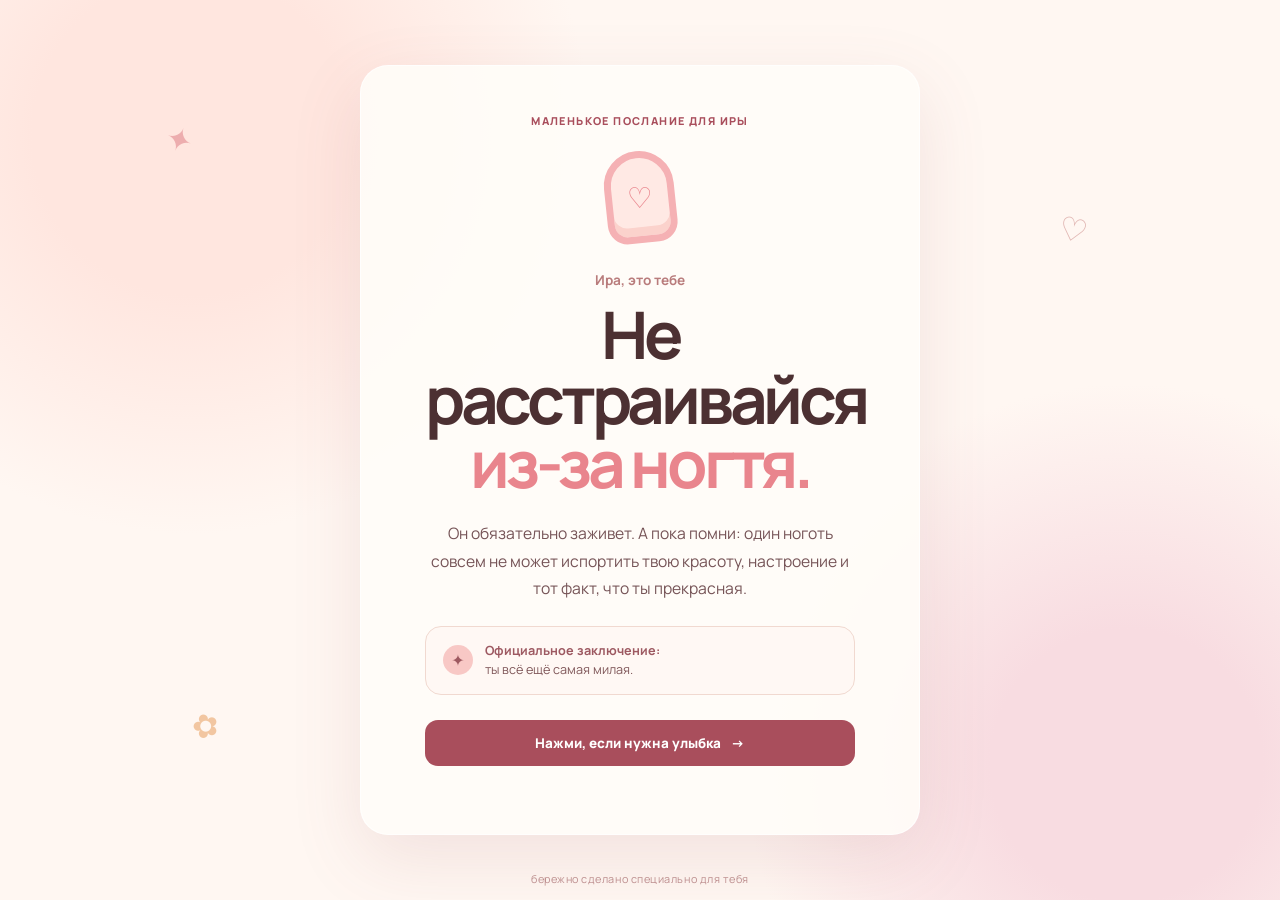
<file: index.html>
<!doctype html>
<html lang="ru">
  <head>
    <meta charset="UTF-8" />
    <meta name="viewport" content="width=device-width, initial-scale=1" />
    <meta name="theme-color" content="#fff7f2" />
    <title>Для Иры 🤍</title>
    <link rel="preconnect" href="https://fonts.googleapis.com" />
    <link rel="preconnect" href="https://fonts.gstatic.com" crossorigin />
    <link href="https://fonts.googleapis.com/css2?family=Manrope:wght@400;500;600;700;800&family=Pacifico&display=swap" rel="stylesheet" />
    <link rel="stylesheet" href="style.css" />
  </head>
  <body>
    <main class="page">
      <div class="confetti confetti-one" aria-hidden="true">✦</div>
      <div class="confetti confetti-two" aria-hidden="true">♡</div>
      <div class="confetti confetti-three" aria-hidden="true">✿</div>

      <section class="card" aria-labelledby="title">
        <div class="badge">маленькое послание для Иры</div>
        <div class="nail" aria-hidden="true"><span>♡</span></div>
        <p class="hello">Ира, это тебе</p>
        <h1 id="title">Не расстраивайся<br /><em>из-за ногтя.</em></h1>
        <p class="message">Он обязательно заживет. А пока помни: один ноготь совсем не может испортить твою красоту, настроение и тот факт, что ты прекрасная.</p>

        <div class="reassurance" role="note">
          <span class="reassurance-icon">✦</span>
          <p><strong>Официальное заключение:</strong><br />ты всё ещё самая милая.</p>
        </div>

        <button class="button" type="button" id="cheer-button">Нажми, если нужна улыбка <span aria-hidden="true">→</span></button>
        <p class="reply" id="reply" aria-live="polite"></p>
      </section>

      <p class="footer">бережно сделано специально для тебя</p>
    </main>
    <script src="script.js"></script>
  </body>
</html>
</file>
<file: style.css>
:root {
  color: #4c3032;
  background: #fff7f2;
  font-family: Manrope, system-ui, sans-serif;
  font-synthesis: none;
  --pink: #e9858d;
  --dark-pink: #a94e5c;
  --cream: #fffdf9;
  --line: #f1d9d0;
}

* { box-sizing: border-box; }
body { margin: 0; min-width: 320px; }
button { font: inherit; }

.page {
  position: relative;
  display: grid;
  min-height: 100vh;
  place-items: center;
  overflow: hidden;
  padding: 32px 18px;
  background: radial-gradient(circle at 15% 15%, #ffe6df 0 12%, transparent 30%), radial-gradient(circle at 88% 85%, #f8dce1 0 10%, transparent 28%), #fff7f2;
}

.card {
  position: relative;
  z-index: 1;
  width: min(100%, 560px);
  padding: 42px clamp(24px, 7vw, 64px) 38px;
  border: 1px solid rgb(255 255 255 / 80%);
  border-radius: 28px;
  background: rgb(255 253 249 / 88%);
  box-shadow: 0 24px 70px rgb(153 88 91 / 13%);
  text-align: center;
}

.badge { display: inline-block; margin-bottom: 23px; color: var(--dark-pink); font-size: .68rem; font-weight: 800; letter-spacing: .13em; text-transform: uppercase; }
.hello { margin: 0 0 13px; color: #b97c7c; font-size: .85rem; font-weight: 700; }
h1 { margin: 0; font-size: clamp(2.2rem, 8vw, 4.1rem); letter-spacing: -.065em; line-height: .98; }
h1 em { color: var(--pink); font-style: normal; }
.message { max-width: 420px; margin: 25px auto 23px; color: #765457; font-size: .98rem; line-height: 1.75; }

.nail { display: grid; width: 70px; height: 92px; margin: 0 auto 28px; place-items: center; border: 7px solid #f5b1b4; border-radius: 42px 42px 24px 24px; background: #ffe9e4; box-shadow: inset 0 -9px 0 #fbd2cc; transform: rotate(-6deg); }
.nail span { color: #e9858d; font-size: 1.8rem; transform: rotate(6deg); }

.reassurance { display: flex; align-items: center; gap: 12px; margin: 0 auto 25px; padding: 14px 17px; border: 1px solid var(--line); border-radius: 16px; background: #fff8f4; text-align: left; }
.reassurance-icon { display: grid; flex: 0 0 30px; width: 30px; height: 30px; place-items: center; border-radius: 50%; background: #f8c8c5; color: #9e5960; }
.reassurance p { margin: 0; color: #80585a; font-size: .79rem; line-height: 1.55; }
.reassurance strong { color: #9d5961; }

.button { width: 100%; padding: 14px 18px; border: 0; border-radius: 13px; background: var(--dark-pink); color: white; cursor: pointer; font-size: .84rem; font-weight: 800; transition: transform .18s ease, background .18s ease; }
.button:hover { background: #8e3f4d; transform: translateY(-2px); }
.button:focus-visible { outline: 3px solid #f1aeb0; outline-offset: 3px; }
.button span { display: inline-block; margin-left: 7px; transition: transform .18s ease; }
.button:hover span { transform: translateX(4px); }
.reply { min-height: 1.3em; margin: 13px 0 0; color: var(--dark-pink); font-size: .82rem; font-weight: 700; }
.footer { position: absolute; bottom: 14px; margin: 0; color: #bf9291; font-size: .68rem; letter-spacing: .05em; }
.confetti { position: absolute; color: #e9a0a3; font-size: 2rem; opacity: .8; }
.confetti-one { top: 13%; left: 13%; transform: rotate(20deg); }
.confetti-two { top: 23%; right: 15%; color: #d9a5a2; transform: rotate(14deg); }
.confetti-three { bottom: 17%; left: 15%; color: #efbb8d; transform: rotate(-18deg); }

@media (max-width: 520px) {
  .page { padding: 18px 14px 42px; }
  .card { padding: 34px 21px 30px; border-radius: 22px; }
  .confetti { display: none; }
  .message { font-size: .9rem; }
}

@media (prefers-reduced-motion: reduce) {
  *, *::before, *::after { scroll-behavior: auto !important; transition-duration: .01ms !important; }
}
</file>
<file: site/style.css>
:root{color:#4c3032;background:#fff7f2;font-family:Manrope,system-ui,sans-serif;font-synthesis:none;--pink:#e9858d;--dark-pink:#a94e5c;--line:#f1d9d0}*{box-sizing:border-box}body{margin:0;min-width:320px}.button{font:inherit}.page{position:relative;display:grid;min-height:100vh;place-items:center;overflow:hidden;padding:32px 18px;background:radial-gradient(circle at 15% 15%,#ffe6df 0 12%,transparent 30%),radial-gradient(circle at 88% 85%,#f8dce1 0 10%,transparent 28%),#fff7f2}.card{position:relative;z-index:1;width:min(100%,560px);padding:42px clamp(24px,7vw,64px) 38px;border:1px solid rgb(255 255 255/.8);border-radius:28px;background:rgb(255 253 249/.88);box-shadow:0 24px 70px rgb(153 88 91/.13);text-align:center}.badge{display:inline-block;margin-bottom:23px;color:var(--dark-pink);font-size:.68rem;font-weight:800;letter-spacing:.13em;text-transform:uppercase}.hello{margin:0 0 13px;color:#b97c7c;font-size:.85rem;font-weight:700}h1{margin:0;font-size:clamp(2.2rem,8vw,4.1rem);letter-spacing:-.065em;line-height:.98}h1 em{color:var(--pink);font-style:normal}.message{max-width:420px;margin:25px auto 23px;color:#765457;font-size:.98rem;line-height:1.75}.nail{display:grid;width:70px;height:92px;margin:0 auto 28px;place-items:center;border:7px solid #f5b1b4;border-radius:42px 42px 24px 24px;background:#ffe9e4;box-shadow:inset 0 -9px 0 #fbd2cc;transform:rotate(-6deg)}.nail span{color:#e9858d;font-size:1.8rem;transform:rotate(6deg)}.reassurance{display:flex;align-items:center;gap:12px;margin:0 auto 25px;padding:14px 17px;border:1px solid var(--line);border-radius:16px;background:#fff8f4;text-align:left}.reassurance-icon{display:grid;flex:0 0 30px;width:30px;height:30px;place-items:center;border-radius:50%;background:#f8c8c5;color:#9e5960}.reassurance p{margin:0;color:#80585a;font-size:.79rem;line-height:1.55}.reassurance strong{color:#9d5961}.button{width:100%;padding:14px 18px;border:0;border-radius:13px;background:var(--dark-pink);color:white;cursor:pointer;font-size:.84rem;font-weight:800;transition:transform .18s ease,background .18s ease}.button:hover{background:#8e3f4d;transform:translateY(-2px)}.button:focus-visible{outline:3px solid #f1aeb0;outline-offset:3px}.button span{display:inline-block;margin-left:7px;transition:transform .18s ease}.button:hover span{transform:translateX(4px)}.reply{min-height:1.3em;margin:13px 0 0;color:var(--dark-pink);font-size:.82rem;font-weight:700}.footer{position:absolute;bottom:14px;margin:0;color:#bf9291;font-size:.68rem;letter-spacing:.05em}.confetti{position:absolute;color:#e9a0a3;font-size:2rem;opacity:.8}.confetti-one{top:13%;left:13%;transform:rotate(20deg)}.confetti-two{top:23%;right:15%;color:#d9a5a2;transform:rotate(14deg)}.confetti-three{bottom:17%;left:15%;color:#efbb8d;transform:rotate(-18deg)}@media(max-width:520px){.page{padding:18px 14px 42px}.card{padding:34px 21px 30px;border-radius:22px}.confetti{display:none}.message{font-size:.9rem}}@media(prefers-reduced-motion:reduce){*,*::before,*::after{scroll-behavior:auto!important;transition-duration:.01ms!important}}
</file>
